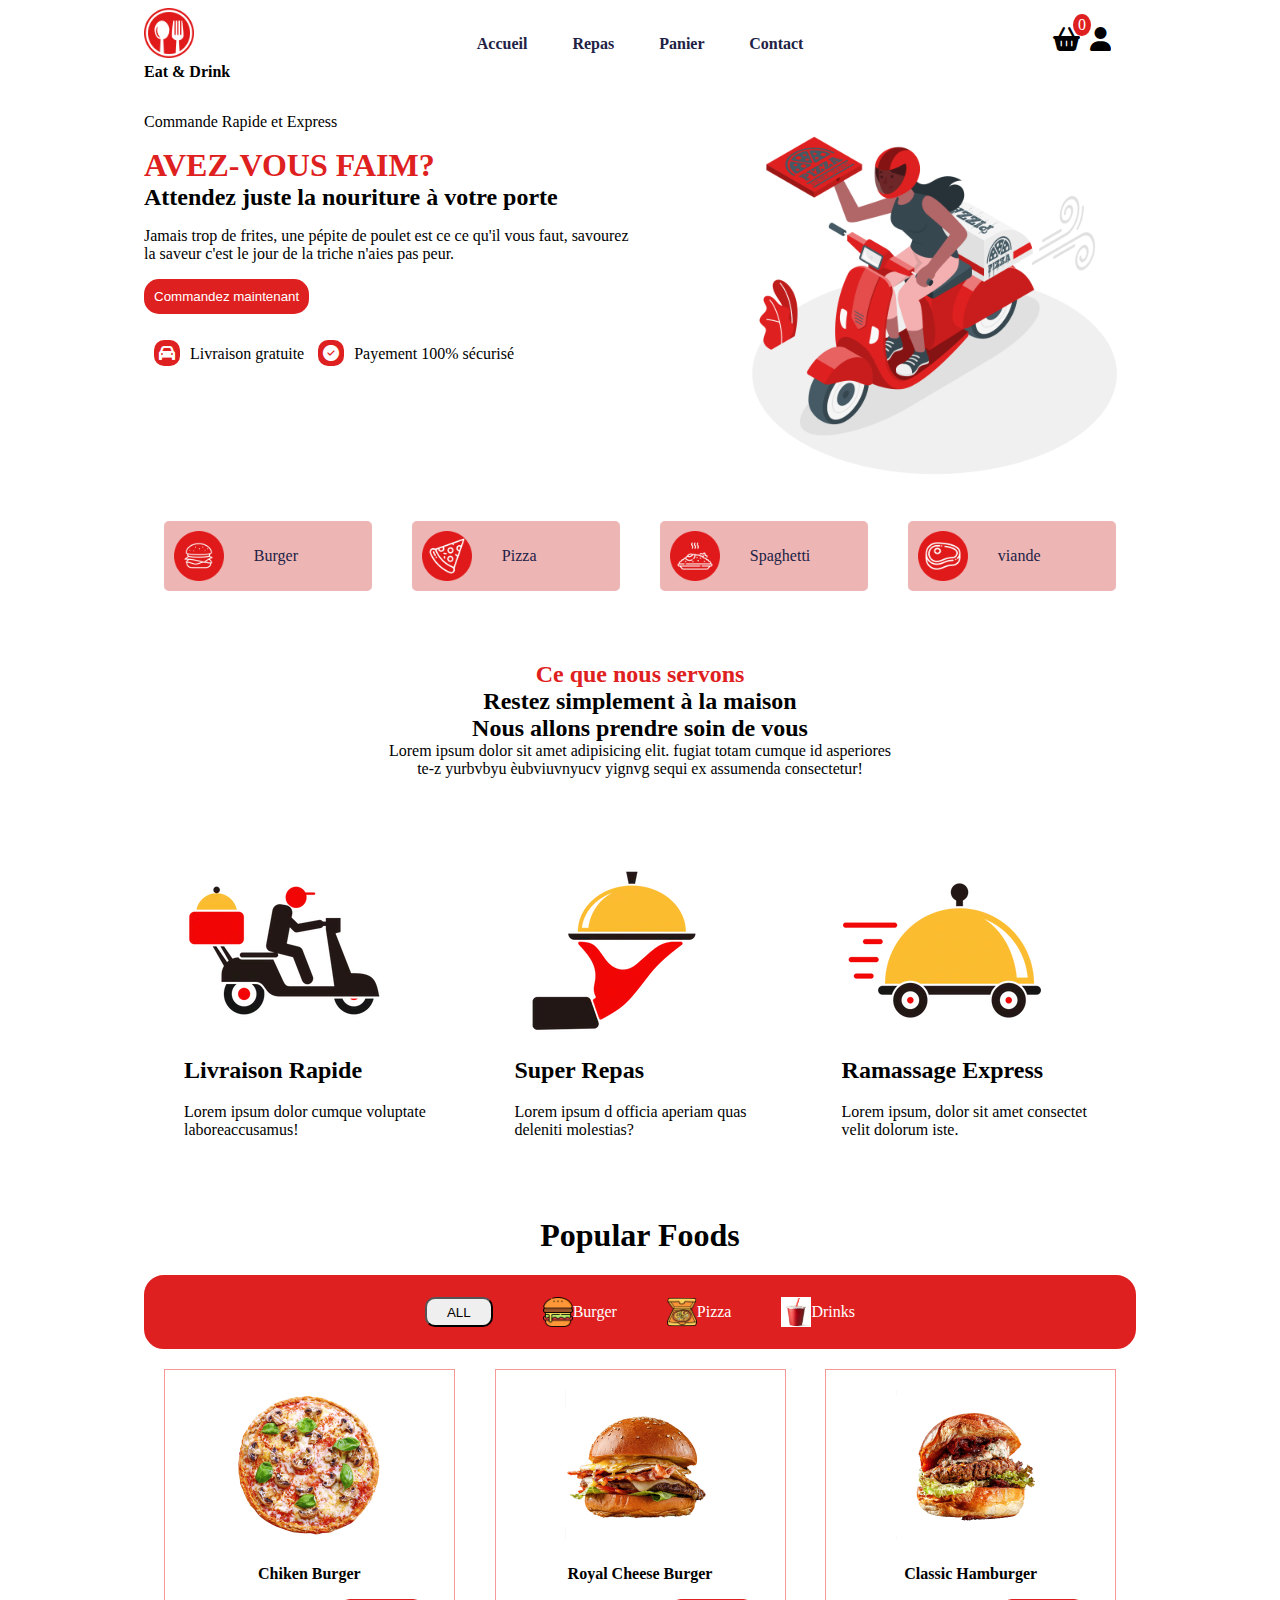
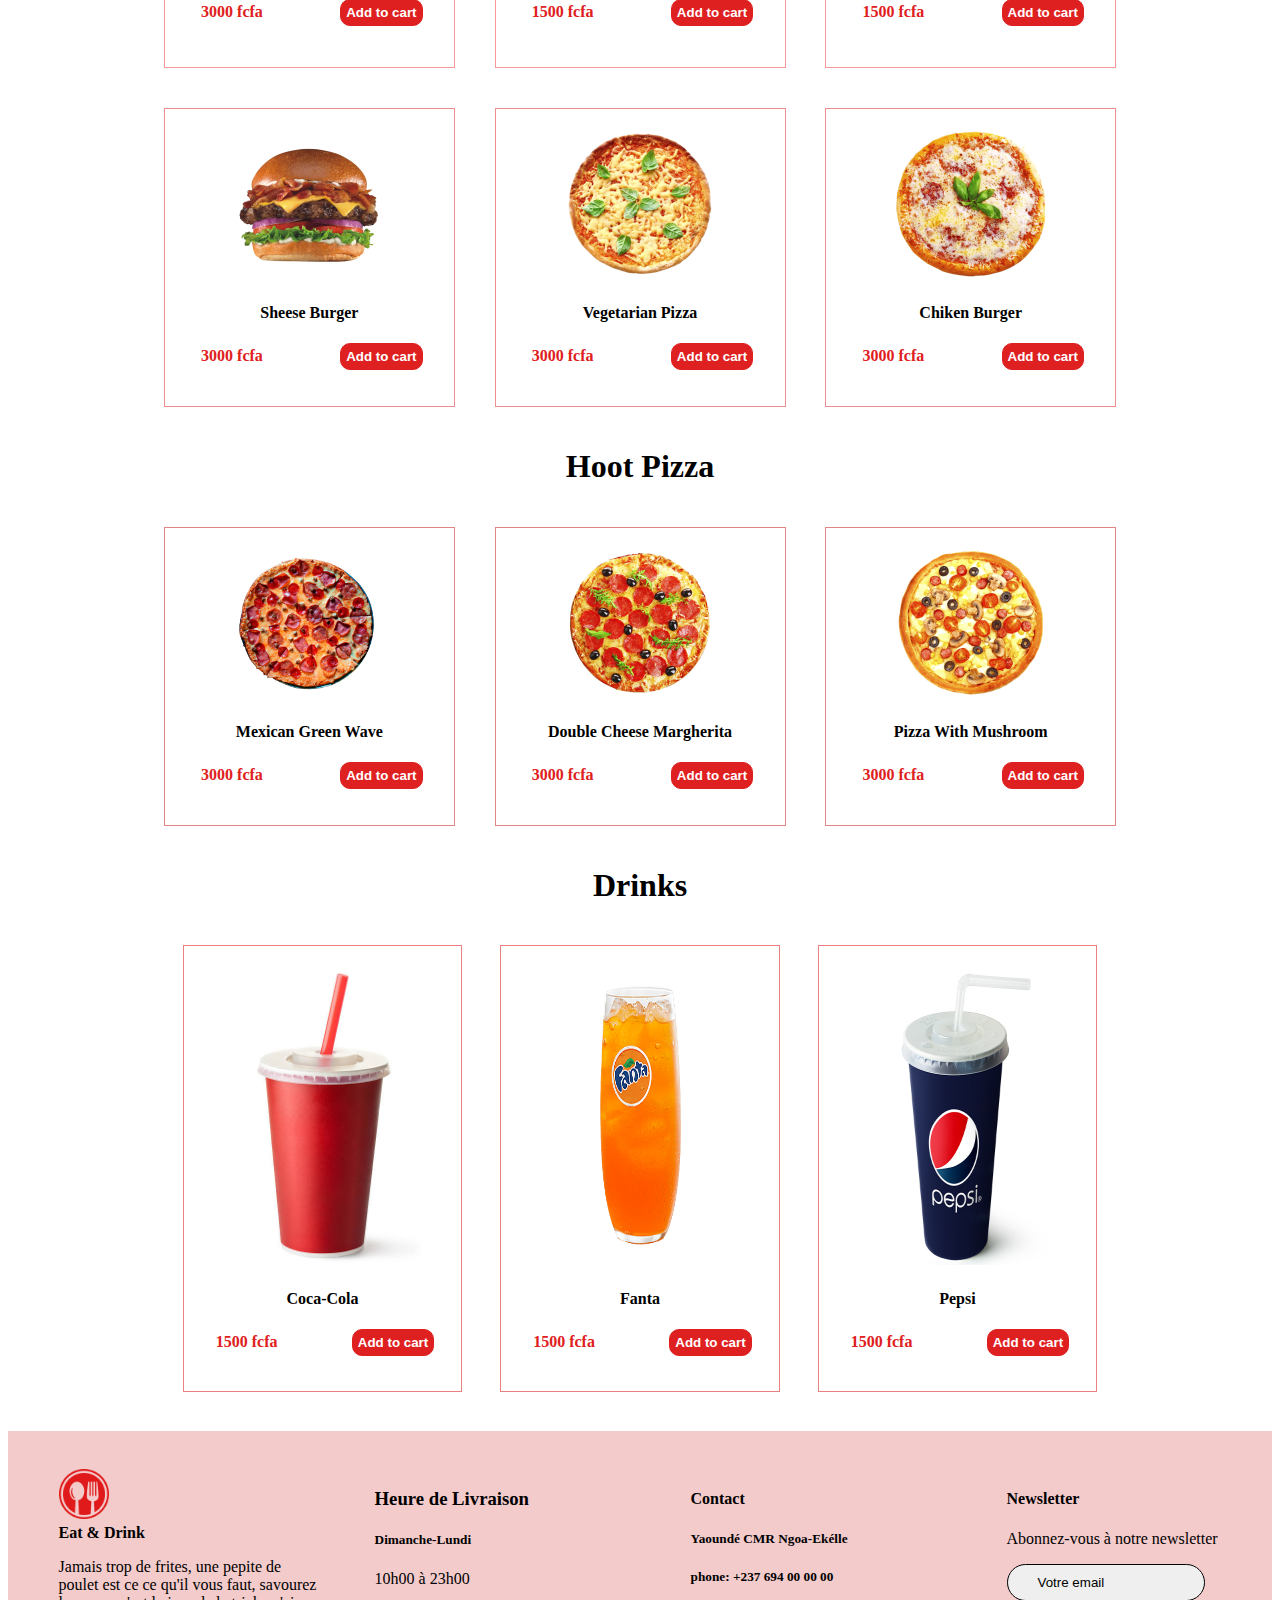
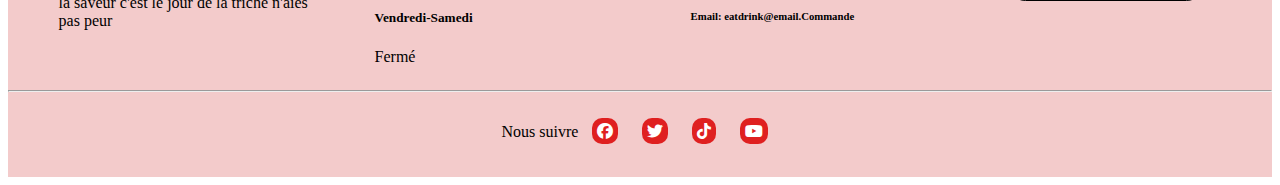
<file: index.html>
<!DOCTYPE html>
<html lang="en">
<head>
 <meta charset="UTF-8">
 <meta http-equiv="X-UA-Compatible" content="IE=edge">
 <meta name="viewport" content="width=device-width, initial-scale=1.0">
 <title>Page e-commerce</title>
 <link rel="stylesheet" href="style.css">
 <link rel="stylesheet" href="https://cdnjs.cloudflare.com/ajax/libs/font-awesome/6.1.1/css/all.min.css">
</head>
<body>
  <div class="contenu">
    <header >
      <div id="head">
         <div id="logo1">
          <img src="assets/images/res-logo.png" alt="" width="50"; height="50">
          <p id="text"><strong> Eat & Drink</strong></p>
         </div>
        <div  id="menu">
          <nav>
           <a href="index.html">Accueil</a>
           <a href="repas.html">Repas</a>
           <a href="#">Panier</a>
           <a href="connexion.html">Contact</a>
           </nav>
        </div>
        <div id="logo2">
          <i class="fa-solid fa-basket-shopping icoo"></i>
          <a href="connexion.html"><i class="fa-solid fa-user icoo"></i></a>
          <i class="fa-solid fa-bars icoo "></i>
        <span id="color">0</span>
        </div> 
       </div>
     </header>
   
     <div id="texthero">
       <div id="text1">
         <p>Commande Rapide et Express</p>
         <h1>AVEZ-VOUS FAIM?</h1>
         <h2>Attendez juste la nouriture à votre porte</h2>
         <p>Jamais trop de frites, une pépite de poulet est ce ce qu'il vous faut, 
           savourez la saveur c'est le jour de la triche n'aies pas peur.
         </p>
         <button id="button">Commandez maintenant</button>
             <p >
              <i class="fa fa-car"></i>Livraison gratuite
              <i class="fa fa-circle-check"></i>Payement 100% sécurisé
             </p>
         
       </div>
       <div id="hero">
         <img src="assets/images/hero.png" >
       </div>
     </div>
   
    <div>
      <div id="patisseries">
     

     <div  class="patisseries1">  <img src="assets/images/category-01.png" alt="" class="gateau"><a href="#">Burger</a> </div>
     <div  class="patisseries1">  <img src="assets/images/category-02.png" alt=""  class="gateau"><a href="#"> Pizza    </a> </div>
      <div  class="patisseries1"> <img src="assets/images/category-03.png" alt=""  class="gateau"><a href="#"> Spaghetti</a></div> 
      <div  class="patisseries1"> <img src="assets/images/category-04.png" alt=""  class="gateau"> <a href="#">viande</a></div>
      </div>


      <div id="text2">
        <h2 class="text2" id="COLOR">Ce que nous servons</h2>
        <h2 class="text2">Restez simplement à la maison</h2>
        <h2 class="text2">Nous allons prendre soin de vous</h2>
        <p class="text2">Lorem ipsum dolor sit amet  adipisicing elit. fugiat totam cumque id asperiores <br> te-z yurbvbyu èubviuvnyucv yignvg
       sequi ex assumenda consectetur!</p>
      </div>
    </div>
   
    <div id="services">
      <div class="srv"><img src="assets/images/service-01.png" alt="">
        <h2>Livraison Rapide</h2>
      <p> Lorem ipsum dolor cumque voluptate laboreaccusamus!</p></div>
      <div class="srv"><img src="assets/images/service-03.png" alt="">
        <h2>Super Repas</h2>
      <p>Lorem ipsum d officia aperiam quas deleniti  molestias?</p></div>
      <div class="srv"><img src="assets/images/service-02.png" alt="">
        <h2>Ramassage Express</h2>
      <p>Lorem ipsum, dolor sit amet consectet velit dolorum iste.</p></div>
    </div>
    <div id="text3">
      <div>
        <h1>Popular Foods</h1>
      </div>
      <div id="patisseries2">
        <button id="all">ALL</button>
       <div  class="patisserire2"> <img src="assets/images/hamburger.png" alt="" class="patisseries2"><a href=""> Burger</a></div>
       <div class="patisserire2"> <img src="assets/images/pizza (1).png" alt="" class="patisseries2"><a href=""> Pizza</a></div>
       <div  class="patisserire2"><img src="assets/images/drinks1.jpg" alt="" class="patisseries2"><a href=""> Drinks</a></div>
      </div>
    </div>
    <div class="aliments">
      <div id="foods">
        <div class="food">
          <img src="assets/images/product_2.3.jpg" alt="" class="brg">
          <h4 class="nom">Chiken Burger</p>
          <p class="prix">3000 fcfa <button class="btn">Add to cart</button></p>
        </div>
        <div class="food">
           <img src="assets/images/product_01.1.jpg" alt="" class="brg">
           <h4  class="nom">Royal Cheese Burger</p>
           <p class="prix">1500 fcfa <button class="btn">Add to cart</button></p>
        </div>
        <div class="food">
           <img src="assets/images/product_01.3.jpg" alt="" class="brg">
           <h4 class="nom">Classic Hamburger </p>
           <p class="prix">1500 fcfa <button class="btn">Add to cart</button></p>
        </div>
      </div>
      <div id="food">
        <div class="food1">
          <img src="assets/images/product_04.jpg" alt="" class="brg" >
          <h4 class="nom">Sheese Burger</h4>
          <p class="prix">3000 fcfa <button class="btn">Add to cart</button></p>
         </div>
        <div class="food1">
          <img src="assets/images/product_2.1.jpg" alt="" class="brg" >
          <h4 class="nom">Vegetarian Pizza</h4>
          <p class="prix">3000 fcfa <button class="btn">Add to cart</button></p>
        </div>
        <div class="food1">
          <img src="assets/images/product_2.2.jpg" alt="" class="brg">
          <h4 class="nom">Chiken Burger</h4>
          <p class="prix">3000 fcfa <button class="btn">Add to cart</button></p>
         </div>
        </div>
    </div>
    <!-- pour android-->
    <div class="aliment">
      <div id="almt">
        <div class="A">
          <img src="assets/images/product_2.3.jpg" alt="" class="brg">
          <h4 class="nom">Chiken Burger</p>
          <p class="prix">3000 fcfa <button class="btn">Add to cart</button></p>
        </div>
        <div class="A">
           <img src="assets/images/product_01.1.jpg" alt="" class="brg">
           <h4  class="nom">Royal Cheese Burger</p>
           <p class="prix">1500 fcfa <button class="btn">Add to cart</button></p>
        </div>
       </div>
       <div id="almt1">
         <div class="A1">
           <img src="assets/images/product_01.3.jpg" alt="" class="brg">
           <h4 class="nom">Classic Hamburger </h4>
           <p class="prix">1500 fcfa <button class="btn">Add to cart</button></p>
         </div>
          <div class="A1">
            <img src="assets/images/product_04.jpg" alt="" class="brg" >
            <h4 class="nom">Sheese Burger</h4>
            <p class="prix">3000 fcfa <button class="btn">Add to cart</button></p>
           </div>
        </div>
        <div id ="almt2">
        <div class="A2">
          <img src="assets/images/product_2.1.jpg" alt="" class="brg" >
          <h4 class="nom">Vegetarian Pizza</h4>
          <p class="prix">3000 fcfa <button class="btn">Add to cart</button></p>
        </div>
        <div class="A2">
          <img src="assets/images/product_2.2.jpg" alt="" class="brg">
          <h4 class="nom">Chiken Burger</h4>
          <p class="prix">3000 fcfa <button class="btn">Add to cart</button></p>
         </div>
        </div>
    </div>
        <h1>Hoot Pizza</h1>
        <div id="food2">
          <div class="food2">
            <img src="assets/images/product_4.3.png" alt="" class="brg" >
            <h4 class="nom">Mexican Green Wave</h4>
            <p class="prix">3000 fcfa <button class="btn">Add to cart</button></p>
           </div>
          <div class="food2">
            <img src="assets/images/product_3.1.jpg" alt="" class="brg">
            <h4 class="nom">Double Cheese Margherita</h4>
            <p class="prix">3000 fcfa <button class="btn">Add to cart</button></p>
          </div>
          <div class="food2">
            <img src="assets/images/product_4.2.jpg" alt="" class="brg">
            <h4 class="nom">Pizza With Mushroom</h4>
            <p class="prix">3000 fcfa <button class="btn">Add to cart</button></p>
          </div>
        </div>
           <h1>Drinks</h1>
        <div id="food3">
          <div class="food3">
            <img src="assets/images/drinks1.jpg" alt="" class="br" ">
            <h4 class="noms">Coca-Cola</h4>
            <p class="prix">1500 fcfa <button class="btn">Add to cart</button></p>
           </div>
          <div class="food3">
            <img src="assets/images/fanta.png" alt="" class="br" >
            <h4 class="noms">Fanta</h4>
            <p class="prix">1500 fcfa <button class="btn">Add to cart</button></p>
          </div>
          <div class="food3">
            <img src="assets/images/Pepsi.jpg" alt="" class="br">
            <h4 class="noms">Pepsi</h4>
            <p class="prix">1500 fcfa <button class="btn">Add to cart</button></p>
           </div>
         </div>
    
      </div>
   
  <footer>
    <div id="footer">
      <div id="div1">
        <img src="assets/images/res-logo.png" alt="">
        <p id="text"><strong> Eat & Drink</strong></p>
        <P> Jamais trop de frites, une pepite de poulet est ce ce qu'il vous faut, 
         savourez la saveur c'est le jour de la triche n'aies pas peur</P>
      </div>
      <div id="div2">
       <h3>Heure de Livraison</h3>
       <h5>Dimanche-Lundi</h5>
       <p>10h00  à  23h00</p>
       <h5>Vendredi-Samedi</h5>
       <p>Fermé</p> 
      </div>
      <div id="div3">
       <h4>Contact</h4>
       <h5>Yaoundé CMR Ngoa-Ekélle</h5>
       <h5>phone: +237 694 00 00 00</h5>
       <h6>Email: eatdrink@email.Commande</h6>
      </div>
      <div id="div4">
       <h4>Newsletter</h4>
       <p>Abonnez-vous à notre newsletter</p>
       <button id="mail">Votre email</button>
      </div>
    </div>
    <div id="div5">
      <hr>
      <p>
        Nous suivre 
       <i class="fa-brands fa-facebook"></i>
        <i class="fa-brands fa-twitter"></i>
        <i class="fa-brands fa-tiktok"></i>
        <i class="fa-brands fa-youtube"></i>

      </i></p>
    </div>
   </footer>
</body>
</html>
</file>
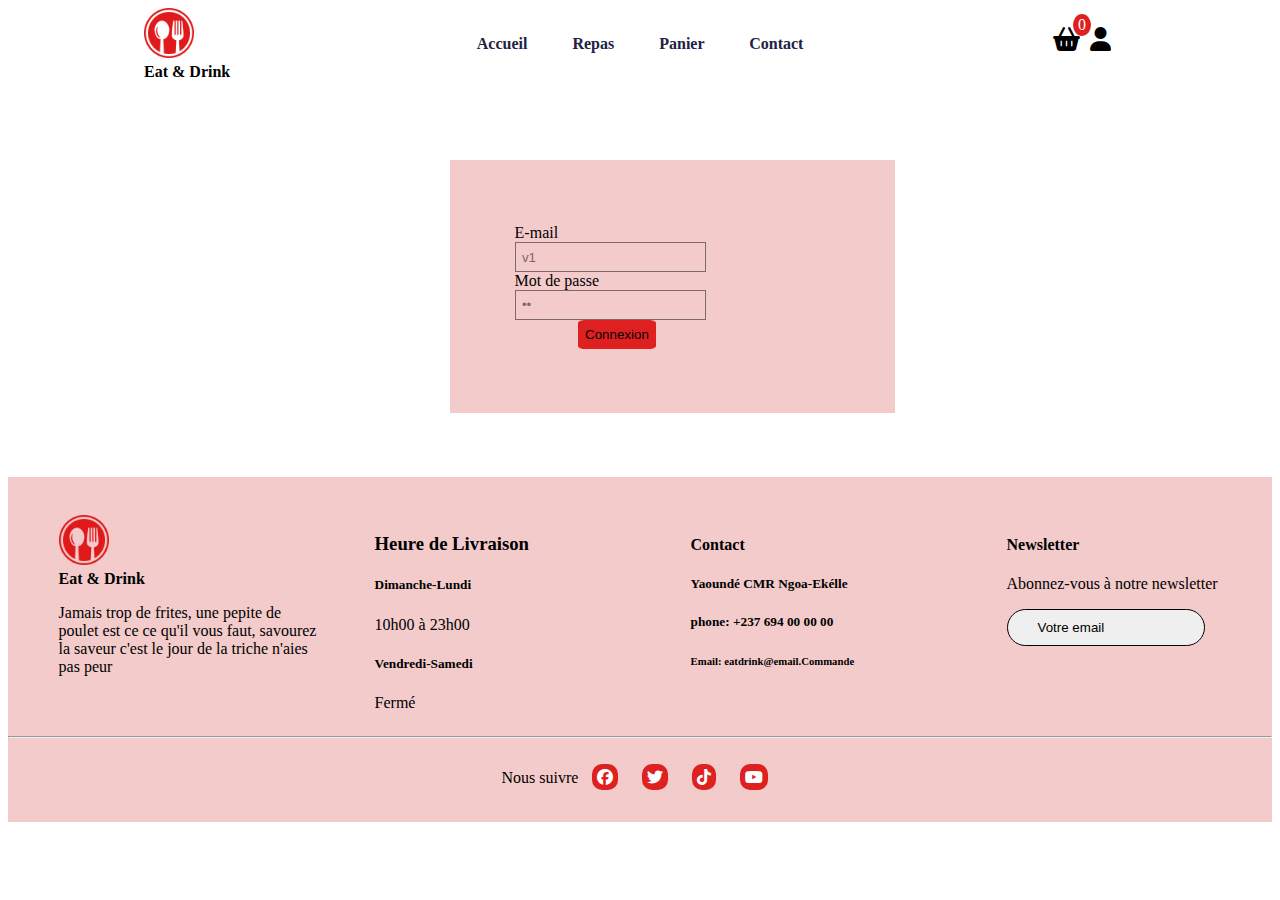
<file: connexion.html>
<!DOCTYPE html>
<html lang="en">
<head>
    <meta charset="UTF-8">
    <meta http-equiv="X-UA-Compatible" content="IE=edge">
    <meta name="viewport" content="width=device-width, initial-scale=1.0">
    <link rel="stylesheet" href="style.css">
    <link rel="stylesheet" href="https://cdnjs.cloudflare.com/ajax/libs/font-awesome/6.1.1/css/all.min.css">
    <link rel="stylesheet" href="connexion.php">
    <title>Document</title>
</head>
<body>
   <div>
    <header class="contenu" >
        <div id="head">
           <div id="logo1">
            <img src="assets/images/res-logo.png" alt="" width="50"; height="50">
            <p id="text"><strong> Eat & Drink</strong></p>
           </div>
           <div  id="menu">
            <nav>
             <a href="index.html">Accueil</a>
             <a href="repas.html">Repas</a>
             <a href="inscription.html">Panier</a>
             <a href="connexion.html">Contact</a>
             </nav>
          </div>
          <div id="logo2">
            <i class="fa-solid fa-basket-shopping icoo"></i>
            <a href="connexion.html"><i class="fa-solid fa-user icoo"></i></a>
            <i class="fa-solid fa-bars icoo "></i>
          <span id="color">0</span>
          </div> 
         </div>
       </header>
       <div id="connexion">
       
       </div>
       <form action="connexion.php" method="post">

            <div><label for="mail">E-mail</label></div>
           <input type="mail" name="mail" value="v1">  <br>

          <div><label for="password">Mot de passe</label></div>
            <input type="password" name="passsword" value="v2"> <br>
        <button id="btnconnexion">Connexion</button>
       </form>
   </div> 
</body>
<footer>
    <div id="footer">
      <div id="div1">
        <img src="assets/images/res-logo.png" alt="">
        <p id="text"><strong> Eat & Drink</strong></p>
        <P> Jamais trop de frites, une pepite de poulet est ce ce qu'il vous faut, 
         savourez la saveur c'est le jour de la triche n'aies pas peur</P>
      </div>
      <div id="div2">
       <h3>Heure de Livraison</h3>
       <h5>Dimanche-Lundi</h5>
       <p>10h00  à  23h00</p>
       <h5>Vendredi-Samedi</h5>
       <p>Fermé</p> 
      </div>
      <div id="div3">
       <h4>Contact</h4>
       <h5>Yaoundé CMR Ngoa-Ekélle</h5>
       <h5>phone: +237 694 00 00 00</h5>
       <h6>Email: eatdrink@email.Commande</h6>
      </div>
      <div id="div4">
       <h4>Newsletter</h4>
       <p>Abonnez-vous à notre newsletter</p>
       <button id="mail">Votre email</button>
      </div>
    </div>
    <div id="div5">
      <hr>
      <p>
        Nous suivre 
       <i class="fa-brands fa-facebook"></i>
        <i class="fa-brands fa-twitter"></i>
        <i class="fa-brands fa-tiktok"></i>
        <i class="fa-brands fa-youtube"></i>

      </i></p>
    </div>
   </footer>
</html>
</file>
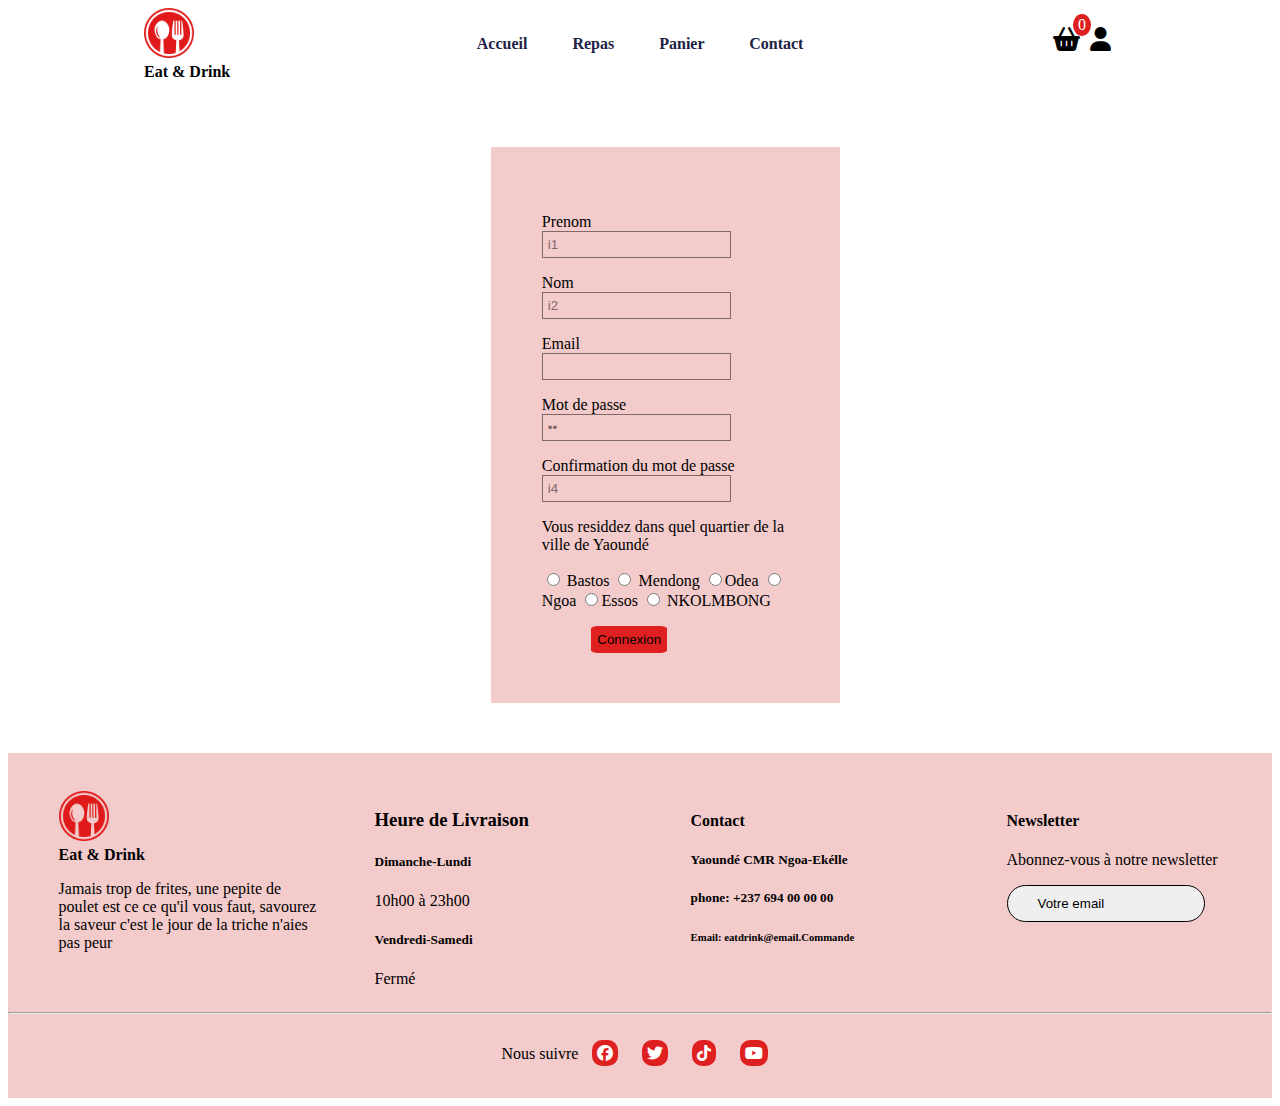
<file: inscription.html>
<!DOCTYPE html>
<html lang="en">
<head>
    <meta charset="UTF-8">
    <meta http-equiv="X-UA-Compatible" content="IE=edge">
    <meta name="viewport" content="width=device-width, initial-scale=1.0">
    <link rel="stylesheet" href="style.css">
    <link rel="stylesheet" href="https://cdnjs.cloudflare.com/ajax/libs/font-awesome/6.1.1/css/all.min.css">
    <link rel="stylesheet" href="traitement.php">
    <title>Document</title>
</head>
<body>
    <div class="contenu" >
        <header>
            <div id="head">
                <div id="logo1">
                 <img src="assets/images/res-logo.png" alt="" width="50"; height="50">
                 <p id="text"><strong> Eat & Drink</strong></p>
                </div>
               <div  id="menu">
                  <nav>
                   <a href="index.html">Accueil</a>
                   <a href="repas.html">Repas</a>
                   <a href="#">Panier</a>
                   <a href="connexion.html">Contact</a>
                   </nav>
                </div>
               <div id="logo2">
                 <i class="fa-solid fa-basket-shopping icoo"></i>
                 <a href="connexion.html"><i class="fa-solid fa-user icoo"></i></a>
                 <i class="fa-solid fa-bars icoo "></i>
               <span id="color">0</span>
               </div> 
           </div>
        </header>
          <form action="traitement.php" method="post">
            <p>
                <div><label for="prenom">Prenom</label></div>
                <input type="text" name="prenom" value="i1">
           </p>
            <p>
              <div><label for="Name">Nom</label></div> 
               <input type="name" name="name" value="i2">
            </p>
            <p>
                <div><label for="Email">Email</label></div>
                <input type="email">
            </p>
            <p>
              <div><label for="password">Mot de passe</label></div>
                <input type="password" name="password" value="i3">
            </p>
            <p>
              <div><label for="passwords" >Confirmation du mot de passe</label></div>
                <input type="text" name="passwords" value="i4">
            </p>
            <p>Vous residdez  dans quel quartier de la ville de Yaoundé</p>
            <p>
                <input type="radio" name="boutton"> Bastos
                <input type="radio" name="boutton"> Mendong
                <input type="radio" name="boutton">Odea
                <input type="radio" name="boutton">Ngoa
                <input type="radio" name="boutton">Essos
                <input type="radio" name="boutton"> NKOLMBONG
            </p>
      
            <button id="btnconnexion">Connexion</button>
          </form>
    </div>   
        

</body>

<footer>
    <div id="footer">
      <div id="div1">
        <img src="assets/images/res-logo.png" alt="">
        <p id="text"><strong> Eat & Drink</strong></p>
        <P> Jamais trop de frites, une pepite de poulet est ce ce qu'il vous faut, 
         savourez la saveur c'est le jour de la triche n'aies pas peur</P>
      </div>
      <div id="div2">
       <h3>Heure de Livraison</h3>
       <h5>Dimanche-Lundi</h5>
       <p>10h00  à  23h00</p>
       <h5>Vendredi-Samedi</h5>
       <p>Fermé</p> 
      </div>
      <div id="div3">
       <h4>Contact</h4>
       <h5>Yaoundé CMR Ngoa-Ekélle</h5>
       <h5>phone: +237 694 00 00 00</h5>
       <h6>Email: eatdrink@email.Commande</h6>
      </div>
      <div id="div4">
       <h4>Newsletter</h4>
       <p>Abonnez-vous à notre newsletter</p>
       <button id="mail">Votre email</button>
      </div>
    </div>
    <div id="div5">
      <hr>
      <p>
        Nous suivre 
       <i class="fa-brands fa-facebook"></i>
        <i class="fa-brands fa-twitter"></i>
        <i class="fa-brands fa-tiktok"></i>
        <i class="fa-brands fa-youtube"></i>

      </i></p>
    </div>
   </footer>
</html>
</file>
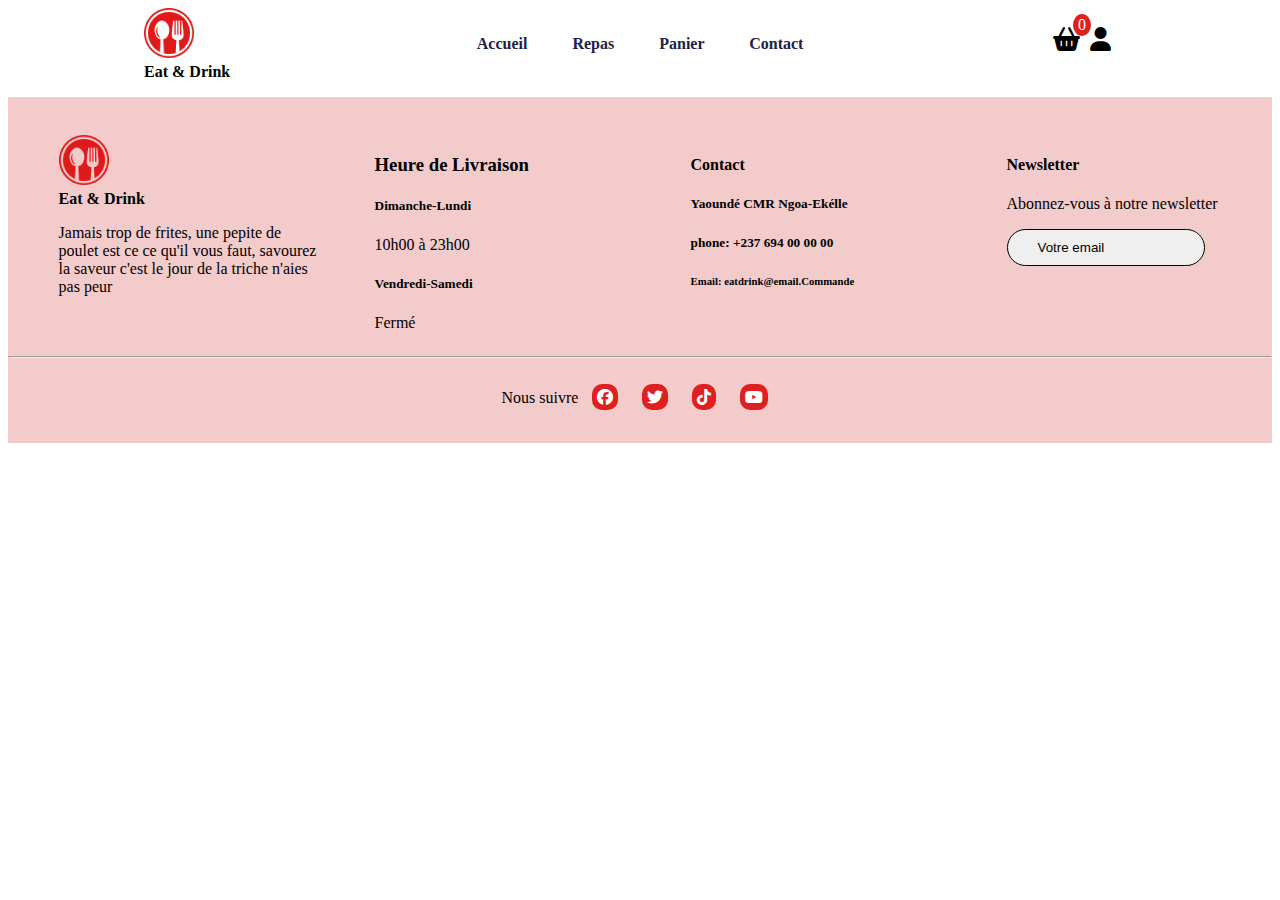
<file: repas.html>
<!DOCTYPE html>
<html lang="en">
<head>
    <meta charset="UTF-8">
    <meta http-equiv="X-UA-Compatible" content="IE=edge">
    <meta name="viewport" content="width=device-width, initial-scale=1.0">
    <title>Document</title>
    <link rel="stylesheet" href="style.css">
    <link rel="stylesheet" href="https://cdnjs.cloudflare.com/ajax/libs/font-awesome/6.1.1/css/all.min.css">
</head>
<body>
    <header class="contenu" >
        <div id="head">
           <div id="logo1">
            <img src="assets/images/res-logo.png" alt="" width="50"; height="50">
            <p id="text"><strong> Eat & Drink</strong></p>
           </div>
           <div  id="menu">
              <nav>
              <a href="index.html">Accueil</a>
              <a href="repas.html">Repas</a>
              <a href="#">Panier</a>
              <a href="connexion.html">Contact</a>
              </nav>
          </div>
          <div id="logo2">
            <i class="fa-solid fa-basket-shopping icoo"></i>
            <a href="connexion.html"><i class="fa-solid fa-user icoo"></i></a>
            <i class="fa-solid fa-bars icoo "></i>
          <span id="color">0</span>
          </div> 
         </div>
       </header> 
</body>

<footer>
    <div id="footer">
      <div id="div1">
        <img src="assets/images/res-logo.png" alt="">
        <p id="text"><strong> Eat & Drink</strong></p>
        <P> Jamais trop de frites, une pepite de poulet est ce ce qu'il vous faut, 
         savourez la saveur c'est le jour de la triche n'aies pas peur</P>
      </div>
      <div id="div2">
       <h3>Heure de Livraison</h3>
       <h5>Dimanche-Lundi</h5>
       <p>10h00  à  23h00</p>
       <h5>Vendredi-Samedi</h5>
       <p>Fermé</p> 
      </div>
      <div id="div3">
       <h4>Contact</h4>
       <h5>Yaoundé CMR Ngoa-Ekélle</h5>
       <h5>phone: +237 694 00 00 00</h5>
       <h6>Email: eatdrink@email.Commande</h6>
      </div>
      <div id="div4">
       <h4>Newsletter</h4>
       <p>Abonnez-vous à notre newsletter</p>
       <button id="mail">Votre email</button>
      </div>
    </div>
    <div id="div5">
      <hr>
      <p>
        Nous suivre 
       <i class="fa-brands fa-facebook"></i>
        <i class="fa-brands fa-twitter"></i>
        <i class="fa-brands fa-tiktok"></i>
        <i class="fa-brands fa-youtube"></i>

      </i></p>
    </div>
   </footer>
</html>
</file>
<file: style.css>
.contenu{
 width:992px;
  margin: auto;
}
#head{
    display:flex;
    justify-content: space-between;
    flex-wrap: wrap;
}
#color{
    display: inline-block;
    background-color: #df2020;
    border: 50%;
    color: white;
   padding:2px 5px;
   border-radius: 50%;
   transform: translate(-45px, -15px);
}
.icoo{
    margin: 0 7px;
    scale:1.5;
}
#logo2{
    padding-top: 21px;
}
#logo2 :nth-child(3){
    display: none;
}
#logo2 a {
    color: black;
}
#text{
    margin-top: 1px;
}
#menu{
    margin-top: 27px;
    word-spacing: 41px;
    font-weight: bold;
}
#menu a {
    text-decoration: none;
    color: #212245;
}
#button{
    background-color: #df2020;
    color: white;
    padding: 10px;
    border-radius: 15px;
    border: none;
}
#button:hover{
    background-color:#212245;
}
p i{
    background-color: #df2020;
    color: white;
    border-radius: 10px;
    padding: 5px;
    margin: 10px;
}
#text1{
    width: 50%;
}
#text1 h1{
    color:#df2020 ;
    text-align: left;
    margin: 0;
}
#text1 h2{
    margin: 0;
}
#texthero{
    display: flex;
}
#hero img{
    width: 400px;
    height: 400px;
    margin-left: 100px;
}
#patisseries{
    display: flex;
    justify-content: space-between;
}
.patisseries1{
    border-radius: 5px;
    background-color: #eeb5b5 ;
    padding: 10px;
    margin: 2%;
    display: flex;
    align-items: center;
    width: 30%;
}
#patisseries a{
    text-decoration: none;
    margin: 0px 30px;
    color: #212245;
}
.gateau{
    width: 50px;
    height: 50px;
}
#text2{
    text-align: center;
    margin:50px;
}
.text2{
    margin: 0;
}

#COLOR{
    color: #df2020;
}
#services{
    display: flex;
    justify-content: space-around;
}
.srv{
    padding: 20px;
    margin: 20px;
}
#text3{
    text-align: center;
}
#patisseries2{
    display: flex;
    border: 2px solid #df2020;
    background-color: #df2020;
    padding: 20px;
    justify-content: center;
    border-radius: 20px;
}
#patisseries2 a {
    text-decoration: none;
    color: white;

}
.patisseries2{
width: 30px;
height: 30px;
}
.patisserire2{
    display: flex;
    align-items: center;
}

#all{
    padding: 5px 20px 5px 20px;
    border-radius: 10px;
}
.patisseries2{
 padding-left: 50px;
}
#foods{
    display: flex;
    justify-content: center;
}
#foods img:hover{
    transform: scale(1.2);
}
.food{
    width: 30%;
    border: 1px solid #f79999;
    margin: 2%;
    text-align: center;
    padding: 2%;
}
.food h4:hover{
    color: #df2020;
}
#food{
    display: flex;
    justify-content: center;
}
#food img:hover{
    transform: scale(1.2);
    }
.food1{
    width: 30%;
    border: 1px solid #ee8f8f;
    margin:   2%;
    text-align: center;
    padding: 2%;
}
.food1 h4:hover{
    color: #df2020;
}
#food2{
    display: flex;
    justify-content: center;
}
.food2{
    width: 30%;
    border: 1px solid #e08484;
    margin: 2%;
    text-align: center;
    padding: 2%;
}
.food2 img:hover{
    transform: scale(1.2);
    }
 .food2 h4:hover{
        color: #df2020;
    }
h1{
        text-align: center;
    }
 #food3{
        display: flex;
        justify-content: center;
        margin: 2%;
    }
 .food3{
        width: 30%;
        border: 1px solid #eb8080;
        margin:   2%;
        text-align: center;
        padding: 2%;
    }
.food3 h4:hover{
        color: #df2020;
    }
#food3 img:hover{
    transform: scale(1.2);
    }
 .brg{
        width: 150px;
        height: 150px;

    }
.btn{
    background-color: #df2020;
    border: 1px solid #df2020;
    padding: 5px;
    border-radius: 10px;
    color: white;
    font-weight: bold;
    margin-left: 30%;
}
.prix{
    color: #df2020;
    border: none;
    font-weight: bold;
    margin-left: 2%;
}

.nom{
    text-align: center;

}
.br{
    width: 200px;
    height: 300px;
}



footer{
    background-color: #f3cbcb;
    padding-bottom: 0.5%;
}
#footer{
    display: flex;
}
#div1{
    width: 25%;
    margin-left: 4%;
    margin-top: 3%;
  }
footer img{
    width: 50px;
    height: 50px;
}
#div2{
    width: 25%;
    margin-left: 4%;
    margin-top: 3%;
}
#div3{
    width: 25%;
    margin-left: 4%;
    margin-top: 3%;
}
#div4{
    width: 25%;
    margin-left: 4%;
    margin-top: 3%;
}
#mail{
    border-radius: 50px;
    padding: 10px 100px 10px 30px ;
    border: 1px solid black;
}

#div5 p {
    width: 100%;
    text-align: center;
}
/* PROJET 2 */
form{
    border: 1px solid #f3cbcb;
    background-color:  #f3cbcb;
    padding: 5%;
    margin: 5%;
    width: 25%;
    margin-left: 35%;
}
input{
    background-color:  #f3cbcb;
    padding: 2%;
    color: rgb(126, 104, 104);;
    border: 0.5px solid rgb(126, 104, 104);  
}
#btnconnexion{
    border: 1px solid #df2020;
    background-color: #df2020;
    padding: 2%;
    border-radius: 10%;
    margin-left: 20%;
}

/* POUR ANDOID */
 .aliment{
    display: none;
} 

/*medias querries*/
@media screen and (max-width:768px){
  .contenu{
    width: 100%;
    }
  footer{
 width: 100%;
  }
#footer{
  flex-direction: column;
  justify-content: center;
}
#mail{
  border-radius: 25px;
  padding: 5px 50px 5px 15px ;
  border: 1px solid black;
}
#food2{
  flex-wrap: wrap;
}
#food3{
  flex-wrap: wrap;
}
#services{
  flex-wrap: wrap;
  justify-content: center;
}
#patisseries{
  flex-wrap: wrap;
  justify-content: center;
}
#texthero{
  flex-wrap: wrap;
  justify-content: center;

}
#food{
    display: none;
}
#foods{
    display: none;
}
#menu{
    display: none;
}
#patisseries2{
    display: flex;
    border: 2px solid #df2020;
    background-color: #df2020;
    padding: 25px;
    justify-content: center;
    border-radius: 10px;
}
.btn{
    margin-left: 15%;
}
.prix{
    margin-left: 1%;
}
#service :first-child{
    margin-left: 5%;
}
#logo2 :nth-child(3){
    display:contents;
}
#color{
   transform: translate(-70px, -16px);
}
#mail{
    border-radius: 50px;
    padding: 10px 500px 5px 30px ;
    border: 1px solid black;
}
.aliment{
    display: contents;
}
#almt{
    display: flex;
} 
#almt1{
    display: flex;
}
#almt2{
    display: flex;
}
.A{
    width: 50%;
    border: 1px solid #ee8f8f;
    margin:   2%;
    text-align: center;
    padding: 2%;
}
.A1{
    width: 50%;
    border: 1px solid #ee8f8f;
    margin:   2%;
    text-align: center;
    padding: 2%;
}
.A2{
    width: 50%;
    border: 1px solid #ee8f8f;
    margin:   2%;
    text-align: center;
    padding: 2%;
}
}
@media screen and  (max-width:576px){
    footer{
        width: 108%;
         }
       #footer{
         flex-direction: column;
         margin: auto;
       }
       .aliment{
        display: none;
       }
       #food{
        display: contents;
    }
    #foods{
        display:contents;
    }
#text2{
    text-align: center;
    margin:20px 0;
  Margin-left :10%
}

       
    .contenu{
        width: 100%;
        justify-content: center;
    }

    #patisseries{
        flex-direction: column;
      }
      #food2{
        flex-direction: column;
        justify-content: center;
      }
      #food3{
        flex-direction: column;
      }
      #foods{
        flex-direction: column;
      }
      #food{
        flex-direction: column;
      }
      .food2{
        width: 60%;
        border: 1px solid #e08484;
        margin: 2%;
        text-align: center;
        padding: 2%;
        margin-left: 25%;
    }
    .food{
        width: 60%;
        border: 1px solid #e08484;
        margin: 2%;
        text-align: center;
        margin-left: 25%;
    }
    .food1{
        width: 60%;
        border: 1px solid #e08484;
        margin: 2%;
        text-align: center;
        padding: 2%;
        margin-left: 25%;
    }
    .food3{
        width: 60%;
        border: 1px solid #e08484;
        margin: 2%;
        text-align: center;
        padding: 2%;
        margin-left: 25%;
    }
    .patisseries1{
        border-radius: 5px;
        background-color: #eeb5b5 ;
        padding: 10px;
        margin: 2%;
        display: flex;
        align-items: center;
        width: 50%;
        margin-left: 25%;
    }
.patisseries2 {
    display: flex;
    border: 2px solid #df2020;
    background-color: #df2020;
    padding: 25px;
    justify-content: center;
    border-radius: 10px;
Width :93%
}
    #services{
      margin-left: 25%;
    }
    footer{
        background-color: #f3cbcb;
        padding-bottom: 0.5%;
    }
    #footer{
      margin-left: 35%;
    }
    #div1{
        width:50%;
        margin-left: 4%;
        margin-top: 3%;
      }
    footer img{
        width: 50px;
        height: 50px;
    }
    #div2{
        width: 50;
        margin-left: 4%;
        margin-top: 3%;
    }
    #div3{
        width: 50%;
        margin-left: 4%;
        margin-top: 3%;
    }
    #div4{
        width: 50%;
        margin-left: 4%;
        margin-top: 3%;
    }
    #mail{
        border-radius: 50px;
        padding: 5px 50px 5px 15px ;
        border: 1px solid black;
    }
}
</file>
